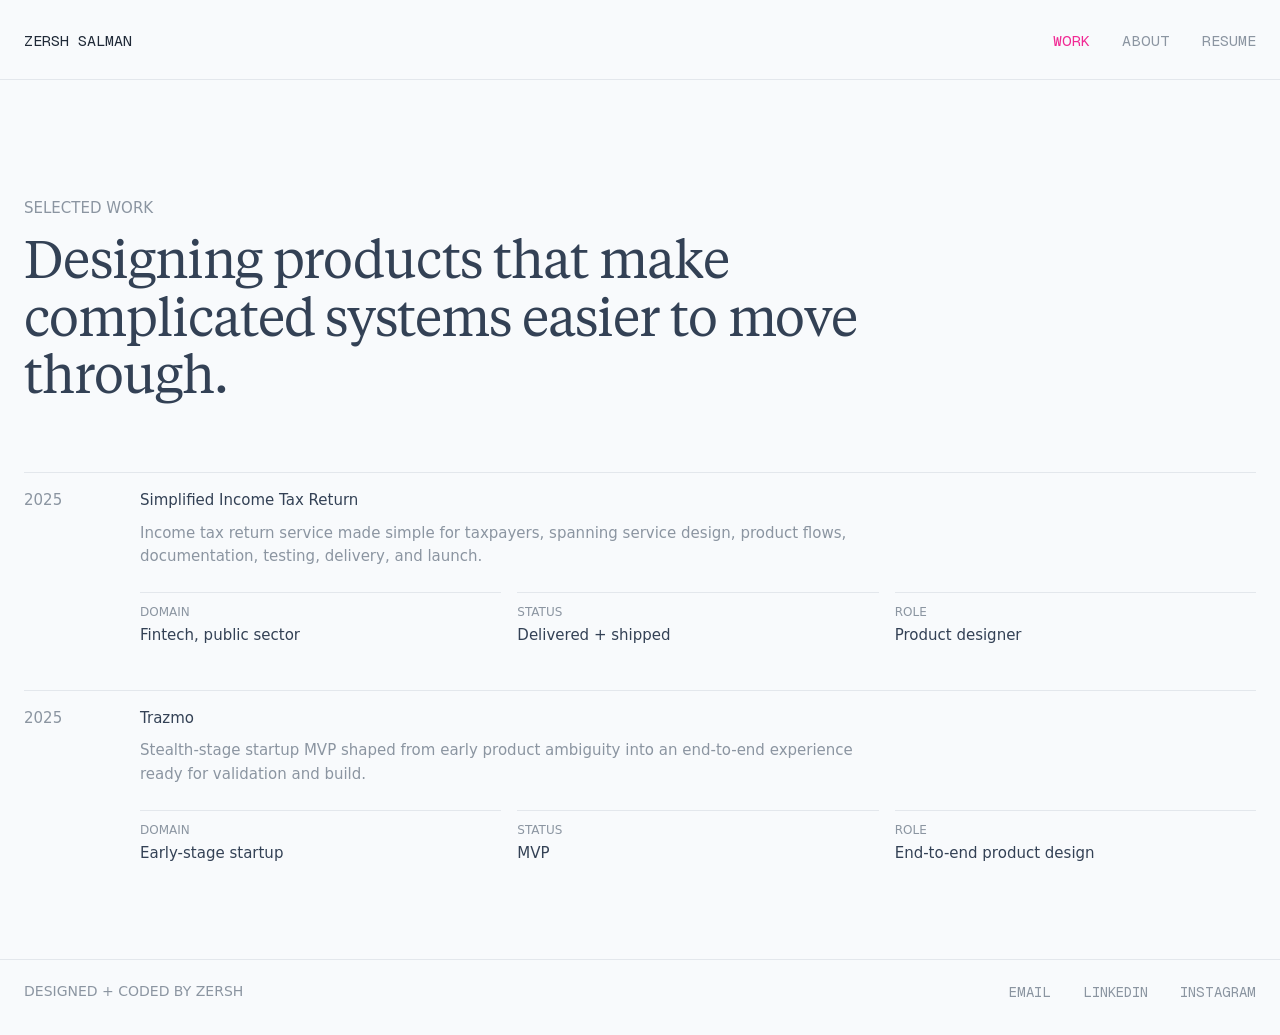
<file: work/index.html>
<!doctype html>
<html lang="en">
  <head>
    <meta charset="utf-8">
    <meta name="viewport" content="width=device-width, initial-scale=1">
    <meta name="description" content="Selected product design work by Zersh Salman.">
    <title>Work | Zersh Salman</title>
    <link rel="stylesheet" href="/styles.css">
  </head>
  <body>
    <header class="site-header">
      <a class="brand" href="/">Zersh Salman</a>
      <nav aria-label="Primary navigation">
        <a href="/work/" aria-current="page">Work</a>
        <a href="/about/">About</a>
        <a href="/assets/Zersh-CV-SDSI.pdf">Resume</a>
      </nav>
    </header>

    <main>
      <section class="page-intro">
        <p class="eyebrow">Selected work</p>
        <h1>Designing products that make complicated systems easier to move through.</h1>
      </section>

      <section class="case-list" aria-label="Case studies">
        <article class="case-row">
          <p class="year">2025</p>
          <div>
            <h2>Simplified Income Tax Return</h2>
            <p>Income tax return service made simple for taxpayers, spanning service design, product flows, documentation, testing, delivery, and launch.</p>
            <dl class="meta-list">
              <div>
                <dt>Domain</dt>
                <dd>Fintech, public sector</dd>
              </div>
              <div>
                <dt>Status</dt>
                <dd>Delivered + shipped</dd>
              </div>
              <div>
                <dt>Role</dt>
                <dd>Product designer</dd>
              </div>
            </dl>
          </div>
        </article>

        <article class="case-row">
          <p class="year">2025</p>
          <div>
            <h2>Trazmo</h2>
            <p>Stealth-stage startup MVP shaped from early product ambiguity into an end-to-end experience ready for validation and build.</p>
            <dl class="meta-list">
              <div>
                <dt>Domain</dt>
                <dd>Early-stage startup</dd>
              </div>
              <div>
                <dt>Status</dt>
                <dd>MVP</dd>
              </div>
              <div>
                <dt>Role</dt>
                <dd>End-to-end product design</dd>
              </div>
            </dl>
          </div>
        </article>
      </section>
    </main>

    <footer class="site-footer">
      <p>Designed + coded by Zersh</p>
      <nav aria-label="Social links">
        <a href="mailto:zersh.salman19@gmail.com">Email</a>
        <a href="https://www.linkedin.com/in/zershsalman/" target="_blank" rel="noreferrer">LinkedIn</a>
        <a href="https://www.instagram.com/z000sh/" target="_blank" rel="noreferrer">Instagram</a>
      </nav>
    </footer>
  </body>
</html>
</file>
<file: styles.css>
@font-face {
  font-family: "Geist Mono";
  src: url("/assets/fonts/GeistMono-Variable.woff2") format("woff2");
  font-weight: 100 900;
  font-style: normal;
  font-display: swap;
}

@font-face {
  font-family: "Geist";
  src: url("/assets/fonts/Geist-Variable.woff2") format("woff2");
  font-weight: 100 900;
  font-style: normal;
  font-display: swap;
}

@font-face {
  font-family: "Tiempos Text";
  src: url("/assets/fonts/TestTiemposTextVF-Roman.ttf") format("truetype");
  font-weight: 100 900;
  font-style: normal;
  font-display: swap;
}

@font-face {
  font-family: "Tiempos Text";
  src: url("/assets/fonts/TestTiemposTextVF-Italic.ttf") format("truetype");
  font-weight: 100 900;
  font-style: italic;
  font-display: swap;
}

@font-face {
  font-family: "Tiempos Headline";
  src: url("/assets/fonts/TestTiemposHeadlineVF-Roman.ttf") format("truetype");
  font-weight: 100 900;
  font-style: normal;
  font-display: swap;
}

@font-face {
  font-family: "Tiempos Headline";
  src: url("/assets/fonts/TestTiemposHeadlineVF-Italic.ttf") format("truetype");
  font-weight: 100 900;
  font-style: italic;
  font-display: swap;
}

:root {
  color-scheme: light;
  --bg: #f8fafc;
  --text: #334155;
  --strong: #1f2937;
  --muted: #8b95a1;
  --line: #e3e7ec;
  --accent: #f12994;
  --max-width: 1800px;
  --page-gutter: 48px;
}

* {
  box-sizing: border-box;
}

html {
  background: var(--bg);
  color: var(--text);
  font-family: "Geist Fallback", ui-sans-serif, system-ui, -apple-system, BlinkMacSystemFont, "Segoe UI", sans-serif;
  font-size: 15px;
  scroll-behavior: smooth;
  -webkit-font-smoothing: antialiased;
  -moz-osx-font-smoothing: grayscale;
}

body {
  margin: 0;
  min-height: 100vh;
  overflow-x: hidden;
}

a {
  color: inherit;
  text-decoration: none;
}

a:hover {
  color: var(--accent);
}

.site-header,
.site-footer,
main {
  width: min(var(--max-width), calc(100% - var(--page-gutter)));
  margin-inline: auto;
}

.site-header {
  display: flex;
  align-items: center;
  justify-content: space-between;
  gap: 24px;
  padding: 34px 0 30px;
  font-size: 15px;
  line-height: 1;
  letter-spacing: 0;
  text-transform: uppercase;
}

body::before {
  content: "";
  position: absolute;
  top: 79px;
  left: 0;
  right: 0;
  border-top: 1px solid var(--line);
}

.brand {
  display: inline-flex;
  gap: 14px;
  flex-wrap: wrap;
  color: var(--strong);
  font-family: "Geist Mono", "Geist Fallback", ui-monospace, "SFMono-Regular", "SF Mono", Menlo, Monaco, Consolas, monospace;
  font-weight: 400;
}

.brand span:first-child {
  font-weight: 400;
}

.brand span:last-child {
  color: var(--muted);
  font-weight: 400;
}

nav {
  display: flex;
  align-items: center;
  gap: 32px;
  flex-wrap: wrap;
  max-width: 100%;
  font-family: "Geist Mono", "Geist Fallback", ui-monospace, "SFMono-Regular", "SF Mono", Menlo, Monaco, Consolas, monospace;
}

nav a {
  color: var(--muted);
  font-weight: 400;
}

nav a[aria-current="page"] {
  color: var(--accent);
}

.first-fold {
  display: grid;
  grid-template-columns: repeat(2, minmax(0, 1fr));
  gap: 34px;
  align-items: end;
  padding: 140px 0 50px;
}

.hero {
  max-width: 980px;
}

h1,
h2,
p {
  margin: 0;
}

h1 {
  color: var(--text);
  font-family: "Tiempos Text", "Tiempos Text Fallback", "Times New Roman", serif;
  font-size: clamp(40px, 4.1vw, 56px);
  line-height: 1.1;
  letter-spacing: -.02em;
  font-weight: 400;
  overflow-wrap: break-word;
}

h2 {
  color: var(--text);
  font-size: 15px;
  line-height: 1.25;
  font-weight: 500;
}

p {
  color: var(--muted);
  line-height: 1.55;
}

.timeline {
  display: grid;
  gap: 18px;
  padding: 0 0 2px;
  max-width: none;
}

.timeline-item {
  display: grid;
  grid-template-columns: 70px minmax(160px, 1fr) minmax(160px, 0.95fr);
  gap: 34px;
}

.case-row {
  display: grid;
  grid-template-columns: 88px 1fr;
  gap: 28px;
  border-top: 1px solid var(--line);
  padding-top: 18px;
}

.year,
.eyebrow {
  color: var(--muted);
  font-size: 15px;
  line-height: 1.2;
  text-transform: uppercase;
}

.timeline-item p:last-child {
  color: var(--muted);
  font-size: 15px;
  line-height: 1.25;
}

.project-grid {
  padding: 0 0 96px;
}

.project-grid > h2 {
  margin-bottom: 18px;
}

.projects {
  display: grid;
  grid-template-columns: repeat(2, minmax(0, 1fr));
  gap: 42px 34px;
}

.project-card {
  min-width: 0;
}

.project-media {
  position: relative;
  display: grid;
  place-items: center;
  aspect-ratio: 16 / 9;
  border: 1px solid var(--line);
  overflow: hidden;
}

.project-media video {
  position: absolute;
  inset: 0;
  width: 100%;
  height: 100%;
  object-fit: cover;
}

.project-media--video video {
  display: block;
  inset: -1px;
  width: calc(100% + 2px) !important;
  height: calc(100% + 2px) !important;
  max-width: none;
  max-height: none;
  object-fit: cover;
  background:
    linear-gradient(180deg, rgba(255, 255, 255, 0.74), rgba(255, 255, 255, 0.2)),
    linear-gradient(135deg, #eef1f6, #e8e6f1);
}

.project-media span {
  position: relative;
  z-index: 1;
  color: rgba(255, 255, 255, 0.92);
  font-family: "Geist Fallback", ui-sans-serif, system-ui, sans-serif;
  font-size: 21.2px;
  font-weight: 600;
  text-transform: none;
}

.media-warm {
  background:
    radial-gradient(circle at 78% 18%, rgba(206, 190, 255, 0.9), transparent 32%),
    radial-gradient(circle at 28% 80%, rgba(241, 41, 148, 0.48), transparent 36%),
    linear-gradient(135deg, #eca63b, #ef9474 56%, #bca7ee);
}

.media-cool {
  background:
    linear-gradient(180deg, rgba(255, 255, 255, 0.74), rgba(255, 255, 255, 0.2)),
    linear-gradient(135deg, #eef1f6, #e8e6f1);
}

.media-ink {
  background:
    radial-gradient(circle at 50% 40%, rgba(58, 104, 210, 0.65), transparent 30%),
    linear-gradient(135deg, #060b17, #17243b);
}

.media-soft {
  background:
    radial-gradient(circle at 72% 35%, rgba(241, 41, 148, 0.22), transparent 34%),
    linear-gradient(135deg, #f2f5f8, #e8edf3);
}

.project-caption {
  display: grid;
  grid-template-columns: minmax(0, 1fr) auto;
  gap: 24px;
  align-items: baseline;
  padding-top: 16px;
}

.project-caption h3 {
  margin: 0;
  color: var(--text);
  font-family: "Tiempos Text", "Tiempos Text Fallback", "Times New Roman", serif;
  font-size: 17px;
  font-weight: 400;
  letter-spacing: -.02em;
  line-height: 1.2;
}

.project-caption p {
  color: var(--muted);
  font-family: "Geist Mono", "Geist Fallback", ui-monospace, "SFMono-Regular", "SF Mono", Menlo, Monaco, Consolas, monospace;
  font-size: 15px;
  font-weight: 400;
  line-height: 1.2;
  text-transform: none !important;
  text-align: right;
}

.page-intro {
  max-width: 900px;
  padding-bottom: 68px;
  padding-top: 120px;
}

.case-page {
  display: grid;
  grid-template-columns: 312px minmax(0, 1fr);
  gap: 34px;
}

.case-side-nav {
  position: sticky;
  top: 96px;
  align-self: start;
  padding-top: 48px;
}

.case-side-nav nav {
  display: grid;
  gap: 12px;
  margin-top: 48px;
  font-family: "Geist Fallback", ui-sans-serif, system-ui, sans-serif;
  font-size: 16px;
  line-height: 1.3;
  text-transform: none;
}

.case-side-nav a {
  color: var(--muted);
}

.case-side-nav a:hover {
  color: var(--accent);
}

.case-side-nav a.is-active {
  color: var(--accent);
}

.back-link {
  display: inline-block;
  font-family: "Geist Mono", "Geist Fallback", ui-monospace, "SFMono-Regular", "SF Mono", Menlo, Monaco, Consolas, monospace;
  font-size: 15px;
  font-weight: 400;
  text-transform: uppercase;
}

.case-content {
  width: min(768px, 100%);
  min-width: 0;
}

.case-hero {
  padding: 48px 0;
}

.case-hero h1 {
  max-width: 1000px;
  margin-top: 16px;
}

.case-kicker {
  color: var(--muted);
  font-family: "Geist Mono", "Geist Fallback", ui-monospace, "SFMono-Regular", "SF Mono", Menlo, Monaco, Consolas, monospace;
  font-size: 15px;
  font-weight: 400;
  line-height: 1.2;
}

.case-visual {
  position: relative;
  display: grid;
  place-items: center;
  aspect-ratio: 16 / 9;
  border: 1px solid var(--line);
  margin-top: 32px;
  overflow: hidden;
}

.case-visual video {
  position: absolute;
  inset: 0;
  width: 100%;
  height: 100%;
  object-fit: cover;
}

.case-visual--video video {
  display: block;
  inset: -1px;
  width: calc(100% + 2px) !important;
  height: calc(100% + 2px) !important;
  max-width: none;
  max-height: none;
  object-fit: cover;
  background:
    linear-gradient(180deg, rgba(255, 255, 255, 0.74), rgba(255, 255, 255, 0.2)),
    linear-gradient(135deg, #eef1f6, #e8e6f1);
  transform: none;
}

.case-visual span {
  position: relative;
  z-index: 1;
  color: rgba(255, 255, 255, 0.92);
  font-family: "Geist Fallback", ui-sans-serif, system-ui, sans-serif;
  font-size: 34px;
  font-weight: 600;
}

.case-detail-grid {
  display: grid;
  grid-template-columns: repeat(4, minmax(0, 1fr));
  gap: 34px;
  margin: 32px 0 0;
}

.case-detail-grid dt {
  color: var(--muted);
  font-family: "Geist Mono", "Geist Fallback", ui-monospace, "SFMono-Regular", "SF Mono", Menlo, Monaco, Consolas, monospace;
  font-size: 15px;
  font-weight: 400;
  text-transform: uppercase;
}

.case-detail-grid dd {
  color: var(--muted);
  font-family: "Geist", "Geist Fallback", ui-sans-serif, system-ui, sans-serif;
  font-size: 15px;
  line-height: 1.4;
}

.case-overview {
  margin-top: 48px;
  padding-bottom: 48px;
  scroll-margin-top: 96px;
}

.case-hero {
  scroll-margin-top: 96px;
}

.case-section-label {
  color: var(--muted);
  font-family: "Geist Mono", "Geist Fallback", ui-monospace, "SFMono-Regular", "SF Mono", Menlo, Monaco, Consolas, monospace;
  font-size: 15px;
  font-weight: 400;
  line-height: 1.2;
  text-transform: uppercase;
}

.case-overview h2 {
  margin: 16px 0;
  color: var(--text);
  font-family: "Tiempos Text", "Tiempos Text Fallback", "Times New Roman", serif;
  font-size: clamp(28px, 3.5vw, 32px);
  font-weight: 400;
  letter-spacing: -.02em;
  line-height: 1.2;
}

.case-small-heading {
  margin: 0 0 16px;
  color: var(--text);
  font-family: "Tiempos Text", "Tiempos Text Fallback", "Times New Roman", serif;
  font-size: 21px;
  font-weight: 400;
  letter-spacing: -.02em;
  line-height: 1.42857;
}

.case-overview > p:last-child,
.case-section-copy p {
  color: var(--muted);
  font-family: "Geist", "Geist Fallback", ui-sans-serif, system-ui, sans-serif;
  font-size: 15px;
  line-height: 1.45;
}

.case-section-copy {
  display: grid;
  gap: 16px;
}

.solution-subheading {
  margin: 0;
  color: var(--muted);
  font-family: "Geist", "Geist Fallback", ui-sans-serif, system-ui, sans-serif;
  font-size: 15px;
  line-height: 1.45;
}

.case-section-text {
  margin: 0;
  color: var(--muted);
  font-family: "Geist", "Geist Fallback", ui-sans-serif, system-ui, sans-serif;
  font-size: 15px;
  line-height: 1.45;
}

.case-section-text + .case-section-text {
  margin-top: 16px;
}

.case-confidential-callout {
  margin-top: 32px;
  padding: 0 0 0 16px;
  border-left: 2px solid var(--muted);
  color: var(--text);
  font-family: "Tiempos Text", "Tiempos Text Fallback", "Times New Roman", serif;
  font-size: 21.2px;
  font-style: italic;
  font-weight: 400;
  letter-spacing: -.02em;
  line-height: 1.2;
}

.outcomes-summary {
  margin-top: 16px;
}

.dotted-link {
  color: var(--text);
  text-decoration: underline dotted;
  text-underline-offset: 3px;
}

.dotted-link:hover,
.dotted-link:focus-visible {
  color: var(--accent);
}

.solution-feature-label {
  margin-top: 48px;
}

.domain-image-grid {
  display: grid;
  grid-template-columns: repeat(2, minmax(0, 1fr));
  gap: 32px;
  width: 100%;
  margin: 32px 0;
  padding: 32px;
  border: 1px solid var(--line);
  background: #eef1f6;
}

.domain-image-grid figure {
  margin: 0;
}

.domain-image-grid img {
  display: block;
  width: 100%;
  aspect-ratio: 4 / 3;
  object-fit: cover;
  border: 1px solid var(--line);
}

.domain-image-placeholder {
  width: 100%;
  aspect-ratio: 4 / 3;
  border: 1px solid var(--line);
  background: #f8fafc;
}

.domain-image-grid figcaption {
  margin-top: 12px;
  color: var(--text);
  font-family: "Geist", "Geist Fallback", ui-sans-serif, system-ui, sans-serif;
  font-size: 14px;
  line-height: 1.35;
}

.domain-caption-placeholder {
  display: block;
  width: 72%;
  height: 14px;
  background: #dfe4eb;
}

.full-graphic-placeholder {
  width: 100%;
  min-height: 430px;
  margin: 32px 0;
  border: 1px solid var(--line);
  background: #eef1f6;
}

.case-subsection {
  margin-top: 48px;
}

.decision-row-list {
  display: grid;
  gap: 48px;
  margin-top: 32px;
}

.decision-row {
  display: grid;
  grid-template-columns: minmax(280px, 458px) minmax(0, 1fr);
  gap: 32px;
  align-items: end;
}

.decision-visual-placeholder {
  width: 100%;
  height: 250px;
  border: 1px solid var(--line);
  background: #eef1f6;
}

.decision-visual-image {
  display: block;
  width: 100%;
  height: 250px;
  object-fit: cover;
  border: 1px solid var(--line);
  background: #eef1f6;
}

.decision-video-demo {
  background: #eef1f6;
}

.decision-video-demo .decision-video {
  width: 100%;
  height: 100%;
  object-fit: cover;
  background: transparent;
  transform: none;
}

.decision-row h3 {
  margin: 0 0 12px;
  color: var(--text);
  font-family: "Tiempos Text", "Tiempos Text Fallback", "Times New Roman", serif;
  font-size: 21px;
  font-weight: 400;
  letter-spacing: -.02em;
  line-height: 1.42857;
}

.decision-row p {
  margin: 0;
  color: var(--muted);
  font-family: "Geist", "Geist Fallback", ui-sans-serif, system-ui, sans-serif;
  font-size: 15px;
  line-height: 1.45;
}

.reflection-grid {
  display: grid;
  grid-template-columns: repeat(2, minmax(0, 1fr));
  gap: 48px;
  margin-top: 48px;
}

.reflection-grid h3 {
  margin: 0 0 16px;
  color: var(--text);
  font-family: "Tiempos Text", "Tiempos Text Fallback", "Times New Roman", serif;
  font-size: 21px;
  font-weight: 400;
  letter-spacing: -.02em;
  line-height: 1.42857;
}

.reflection-grid p {
  margin: 0;
  color: var(--muted);
  font-family: "Geist", "Geist Fallback", ui-sans-serif, system-ui, sans-serif;
  font-size: 15px;
  line-height: 1.45;
}

.case-section-graphic {
  display: block;
  width: 100%;
  height: auto;
  border: 1px solid var(--line);
  margin: 16px 0;
}

.hover-note {
  position: relative;
  display: inline-block;
  margin-top: 8px;
  color: var(--muted);
  font-family: "Geist", "Geist Fallback", ui-sans-serif, system-ui, sans-serif;
  font-size: 15px;
  line-height: 1.45;
}

.hover-note p {
  margin: 0;
}

.hover-note span {
  text-decoration: underline dashed;
  text-underline-offset: 3px;
}

.hover-note img {
  position: absolute;
  left: var(--hover-x, 0px);
  top: var(--hover-y, -236px);
  z-index: 3;
  width: 220px;
  border-radius: 10px;
  opacity: 0;
  transform: translate(12px, -100%);
  transition: opacity 160ms ease, transform 160ms ease;
  pointer-events: none;
}

.hover-note:hover img,
.hover-note:focus-within img {
  opacity: 1;
  transform: translate(12px, calc(-100% - 12px));
}

.opportunity-grid {
  display: grid;
  grid-template-columns: repeat(3, minmax(0, 1fr));
  gap: 32px;
  margin-top: 32px;
}

.opportunity-grid h3 {
  margin: 0 0 16px;
  color: var(--text);
  font-family: "Tiempos Text", "Tiempos Text Fallback", "Times New Roman", serif;
  font-size: 22px;
  font-weight: 400;
  letter-spacing: -.02em;
  line-height: 1.42857;
}

.opportunity-grid p {
  color: var(--muted);
  font-family: "Geist", "Geist Fallback", ui-sans-serif, system-ui, sans-serif;
  font-size: 15px;
  line-height: 1.45;
}

.opportunity-copy {
  display: grid;
  gap: 12px;
}

.design-framework-graphic {
  display: block;
  width: 100%;
  margin: 32px 0 16px;
  border: 1px solid var(--line);
}

.design-goal-list {
  display: grid;
  gap: 48px;
  margin-top: 32px;
}

.solution-pointer-list {
  display: grid;
  gap: 48px;
  margin-top: 48px;
}

.design-goal-row {
  display: grid;
  grid-template-columns: minmax(280px, 458px) minmax(0, 1fr);
  gap: 32px;
  align-items: end;
}

.video-demo {
  position: relative;
  width: 100%;
  height: 250px;
  overflow: hidden;
  border: 1px solid var(--line);
}

.design-goal-video {
  display: block;
  width: 100%;
  height: 286px;
  object-fit: contain;
  background: #eef1f6;
  transform: translateY(-18px);
}

.design-goal-video::-webkit-media-controls {
  display: none !important;
}

.video-placeholder {
  width: 100%;
  height: 250px;
  border: 1px solid var(--line);
  background: #eef1f6;
}

.video-controls {
  position: absolute;
  top: 18px;
  right: 18px;
  display: flex;
  gap: 10px;
  opacity: 0;
  transform: translateY(-4px);
  transition: opacity 160ms ease, transform 160ms ease;
  pointer-events: none;
}

.video-demo:hover .video-controls,
.video-demo:focus-within .video-controls {
  opacity: 1;
  transform: translateY(0);
  pointer-events: auto;
}

.video-demo--wide {
  width: 100%;
  height: auto;
  margin-top: 32px;
  aspect-ratio: 16 / 9;
  background: url("/assets/solar-gradients-09.jpg") center / cover no-repeat;
}

.video-demo--wide .solution-video {
  width: 100%;
  height: 100%;
  object-fit: contain;
  background: transparent;
  transform: scale(1.006);
}

.documentation-video-demo {
  margin-bottom: 32px;
  background: #eef1f6;
}

.documentation-video-demo .documentation-video {
  width: 100%;
  height: 100%;
  object-fit: cover;
  background: transparent;
  transform: none;
}

.case-full-video-demo {
  background: #eef1f6;
}

.case-full-video-demo .case-full-video {
  width: 100%;
  height: 100%;
  object-fit: cover;
  background: transparent;
  transform: none;
}

.content-design-video-demo {
  margin-bottom: 32px;
}

.video-control {
  display: grid;
  place-items: center;
  width: 38px;
  height: 38px;
  border: 0;
  border-radius: 999px;
  background: rgba(88, 88, 92, 0.82);
  color: #fff;
  cursor: pointer;
  font-family: "Geist", "Geist Fallback", ui-sans-serif, system-ui, sans-serif;
  font-size: 19px;
  line-height: 1;
  transition: background-color 160ms ease;
}

.video-control:hover,
.video-control:focus-visible {
  background: #111;
}

.design-goal-row h3 {
  margin: 0 0 16px;
  color: var(--text);
  font-family: "Tiempos Text", "Tiempos Text Fallback", "Times New Roman", serif;
  font-size: 22px;
  font-weight: 400;
  letter-spacing: -.02em;
  line-height: 1.42857;
}

.design-goal-row p {
  color: var(--muted);
  font-family: "Geist", "Geist Fallback", ui-sans-serif, system-ui, sans-serif;
  font-size: 15px;
  line-height: 1.45;
}

.case-placeholder {
  max-width: 760px;
  padding: 0 0 140px;
}

.case-placeholder p {
  color: var(--text);
  font-family: "Tiempos Text", "Tiempos Text Fallback", "Times New Roman", serif;
  font-size: 28px;
  line-height: 1.25;
}

.page-intro .eyebrow {
  margin-bottom: 14px;
}

.case-list {
  display: grid;
  gap: 44px;
  padding-bottom: 96px;
}

.case-row p:not(.year) {
  max-width: 760px;
  margin-top: 12px;
}

.meta-list {
  display: grid;
  grid-template-columns: repeat(3, minmax(0, 1fr));
  gap: 16px;
  margin: 24px 0 0;
}

.meta-list div {
  border-top: 1px solid var(--line);
  padding-top: 12px;
}

dt {
  color: var(--muted);
  font-size: 12px;
  text-transform: uppercase;
}

dd {
  margin: 6px 0 0;
  line-height: 1.35;
}

.about-copy {
  max-width: 760px;
  display: grid;
  gap: 18px;
}

.about-intro {
  max-width: 900px;
  padding-top: 56px;
  padding-bottom: 48px;
}

.about-intro h1 {
  font-family: "Tiempos Text", "Tiempos Text Fallback", "Times New Roman", serif;
  font-size: clamp(40px, 4.1vw, 56px);
  line-height: 1.08;
  font-weight: 400;
}

.about-copy p {
  color: #32404f95;
  font-family: "Geist", "Geist Fallback", ui-sans-serif, system-ui, sans-serif;
  font-size: 15px;
  line-height: 1.45;
}

.about-copy ul {
  margin: 0;
  padding-left: 20px;
  color: #32404f95;
  font-family: "Geist", "Geist Fallback", ui-sans-serif, system-ui, sans-serif;
  font-size: 15px;
  line-height: 1.45;
}

.about-copy a {
  color: var(--text);
  text-decoration: none;
}

.about-copy a:hover,
.about-copy a:focus-visible {
  color: var(--accent);
}

.copy-email-link {
  display: inline;
  padding: 0;
  border: 0;
  background: transparent;
  color: var(--text);
  cursor: none;
  font: inherit;
}

.copy-email-link:hover,
.copy-email-link:focus-visible {
  color: var(--accent);
}

.copy-email-cursor {
  position: fixed;
  z-index: 999;
  display: inline-flex;
  align-items: center;
  gap: 8px;
  padding: 8px 14px;
  border-radius: 999px;
  background: var(--accent);
  color: #fff;
  box-shadow: 0 12px 28px rgba(50, 64, 79, 0.16);
  font-family: "Geist Mono", "Geist Fallback", ui-monospace, "SFMono-Regular", "SF Mono", Menlo, Monaco, Consolas, monospace;
  font-size: 14px;
  font-weight: 600;
  line-height: 1;
  opacity: 0;
  pointer-events: none;
  text-transform: uppercase;
  transform: translate3d(0, 0, 0) scale(0.94);
  transition: opacity 120ms ease, transform 120ms ease, padding 120ms ease;
}

.copy-email-cursor.is-visible {
  opacity: 1;
  transform: translate3d(0, 0, 0) scale(1);
}

.copy-email-cursor.is-copied {
  padding-inline: 16px;
  transform: translate3d(0, 0, 0) scale(1.03);
}

.copy-email-icon {
  display: inline-flex;
  align-items: center;
  justify-content: center;
  width: 18px;
  height: 18px;
  flex: 0 0 18px;
}

.copy-email-icon svg {
  display: block;
  width: 18px;
  height: 18px;
  fill: none;
  stroke: currentColor;
  stroke-linecap: round;
  stroke-linejoin: round;
  stroke-width: 2.2;
}

.about-gallery-grid {
  display: grid;
  grid-template-columns: repeat(2, minmax(0, 1fr));
  column-gap: 16px;
  row-gap: 48px;
  margin-top: 80px;
  padding-bottom: 120px;
}

.about-gallery-block {
  min-width: 0;
}

.about-gallery-block > p {
  margin: 0 0 8px;
  color: var(--muted);
  font-family: "Geist Mono", "Geist Fallback", ui-monospace, "SFMono-Regular", "SF Mono", Menlo, Monaco, Consolas, monospace;
  font-size: 15px;
  font-weight: 400;
  line-height: 1.2;
}

.about-image-row {
  display: grid;
  grid-template-columns: repeat(3, minmax(0, 1fr));
  gap: 16px;
}

.about-image-row img {
  display: block;
  width: 100%;
  height: auto;
  border: 1px solid var(--line);
}

.about-image-placeholder {
  width: 100%;
  border: 1px solid var(--line);
  background: #eef1f6;
}

.about-image-portrait {
  aspect-ratio: 150 / 100;
}

.about-image-studio {
  aspect-ratio: 150 / 200;
}

.about-image-workspace {
  aspect-ratio: 150 / 154;
}

.about-creator-poster,
.about-creator-urdu {
  aspect-ratio: 150 / 188;
}

.about-creator-sketch {
  aspect-ratio: 150 / 209;
}

.about-sports-run {
  aspect-ratio: 896 / 1072;
}

.about-sports-cycle {
  aspect-ratio: 3213 / 5712;
}

.about-sports-court {
  aspect-ratio: 1 / 1;
}

.about-admirer-classroom {
  aspect-ratio: 4 / 3;
}

.about-admirer-family {
  aspect-ratio: 3 / 4;
}

.site-footer {
  position: relative;
  display: flex;
  align-items: center;
  justify-content: space-between;
  gap: 24px;
  padding: 22px 0 32px;
  font-size: 14px;
  text-transform: uppercase;
}

.site-footer::before {
  content: "";
  position: absolute;
  top: 0;
  left: calc((100vw - 100%) / -2);
  width: 100vw;
  border-top: 1px solid var(--line);
}

.site-footer p {
  color: var(--muted);
}

@media (max-width: 860px) {
  .site-header {
    align-items: flex-start;
    flex-direction: column;
    gap: 16px;
  }

  body::before {
    top: 98px;
  }

  .first-fold {
    padding-top: 92px;
  }
}

@media (max-width: 1180px) {
  .case-page {
    grid-template-columns: 240px minmax(0, 1fr);
  }

  .case-side-nav nav {
    font-size: 15px;
  }

  .case-detail-grid {
    grid-template-columns: repeat(2, minmax(0, 1fr));
  }
}

@media (max-width: 980px) {
  .first-fold {
    grid-template-columns: 1fr;
    gap: 48px;
    align-items: start;
    padding-top: 112px;
  }

  .hero {
    max-width: 760px;
  }

  .timeline {
    max-width: 760px;
  }

  .project-caption {
    grid-template-columns: minmax(0, 1fr);
    gap: 8px;
  }

  .project-caption p {
    text-align: left;
  }

  .case-page {
    grid-template-columns: 1fr;
    gap: 0;
  }

  .case-side-nav {
    position: static;
    display: flex;
    align-items: center;
    justify-content: space-between;
    gap: 24px;
    padding-top: 32px;
  }

  .case-side-nav nav {
    display: flex;
    gap: 18px;
    margin-top: 0;
    overflow-x: auto;
    padding-bottom: 4px;
    white-space: nowrap;
    -webkit-overflow-scrolling: touch;
  }

  .case-content {
    width: 100%;
  }

  .case-hero {
    padding-top: 40px;
  }

  .opportunity-grid {
    grid-template-columns: 1fr;
    gap: 24px;
  }

  .design-goal-row,
  .decision-row {
    grid-template-columns: 1fr;
    align-items: start;
  }

  .video-demo {
    height: auto;
    aspect-ratio: 458 / 250;
  }

  .design-goal-video {
    height: auto;
    aspect-ratio: 458 / 286;
  }

  .decision-visual-placeholder,
  .decision-visual-image {
    height: auto;
    aspect-ratio: 458 / 250;
  }

  .reflection-grid {
    gap: 32px;
  }

  .about-gallery-grid {
    grid-template-columns: 1fr;
  }
}

@media (min-width: 768px) and (max-width: 1023px) {
  .projects {
    grid-template-columns: repeat(2, minmax(0, 1fr));
    gap: 16px;
  }
}

@media (min-width: 768px) and (max-width: 860px) {
  .site-header {
    align-items: center;
    flex-direction: row;
  }

  body::before {
    top: 79px;
  }
}

@media (max-width: 720px) {
  .site-header {
    align-items: flex-start;
    padding: 24px 0 24px;
  }

  body::before {
    top: 98px;
  }

  nav {
    gap: 18px;
  }

  .first-fold {
    min-height: auto;
    padding: 78px 0 64px;
  }

  .timeline-item,
  .case-row {
    grid-template-columns: 1fr;
    gap: 10px;
  }

  .timeline-item {
    padding-top: 16px;
    border-top: 1px solid var(--line);
  }

  .timeline-item:first-child {
    padding-top: 0;
    border-top: 0;
  }

  .meta-list {
    grid-template-columns: 1fr;
  }

  .case-side-nav {
    display: block;
  }

  .case-side-nav nav {
    display: none;
  }

  .case-hero {
    padding: 36px 0;
  }

  .case-detail-grid {
    grid-template-columns: 1fr;
    gap: 20px;
  }

  .domain-image-grid {
    grid-template-columns: 1fr;
    gap: 24px;
    padding: 20px;
  }

  .full-graphic-placeholder {
    min-height: 280px;
  }

  .hover-note img {
    width: min(220px, calc(100vw - 48px));
  }

  .reflection-grid {
    grid-template-columns: 1fr;
    gap: 32px;
  }

  .about-intro {
    padding-top: 48px;
    padding-bottom: 40px;
  }

  .about-gallery-grid {
    margin-top: 64px;
    padding-bottom: 88px;
  }

  .about-image-row {
    gap: 10px;
  }

  .site-footer {
    align-items: flex-start;
    flex-direction: column;
  }
}

@media (max-width: 460px) {
  :root {
    --page-gutter: 28px;
  }

  .site-header {
    flex-direction: column;
    gap: 14px;
  }

  .brand {
    gap: 8px;
  }

  h1 {
    font-size: 36px;
  }

  .project-grid {
    padding-bottom: 72px;
  }

  .case-overview {
    padding-bottom: 40px;
  }

  .case-overview h2 {
    font-size: 28px;
  }

  .case-small-heading,
  .decision-row h3,
  .reflection-grid h3 {
    font-size: 20px;
  }

  .opportunity-grid h3,
  .design-goal-row h3 {
    font-size: 21px;
  }

  .domain-image-grid {
    padding: 14px;
  }

  .about-image-row {
    grid-template-columns: repeat(3, minmax(96px, 1fr));
    overflow-x: auto;
    padding-bottom: 4px;
    -webkit-overflow-scrolling: touch;
  }
}

@media (max-width: 767px) {
  .site-header {
    align-items: flex-start;
    flex-direction: row;
    padding: 20px 0;
  }

  .site-header nav {
    display: none;
  }

  body::before {
    top: 72px;
  }

  .first-fold {
    padding-top: 32px;
  }

  .projects {
    grid-template-columns: 1fr;
    gap: 48px;
  }
}

@media (max-width: 640px) {
  .brand {
    flex-direction: column;
    gap: 4px;
  }

  body::before {
    top: 84px;
  }
}
</file>
